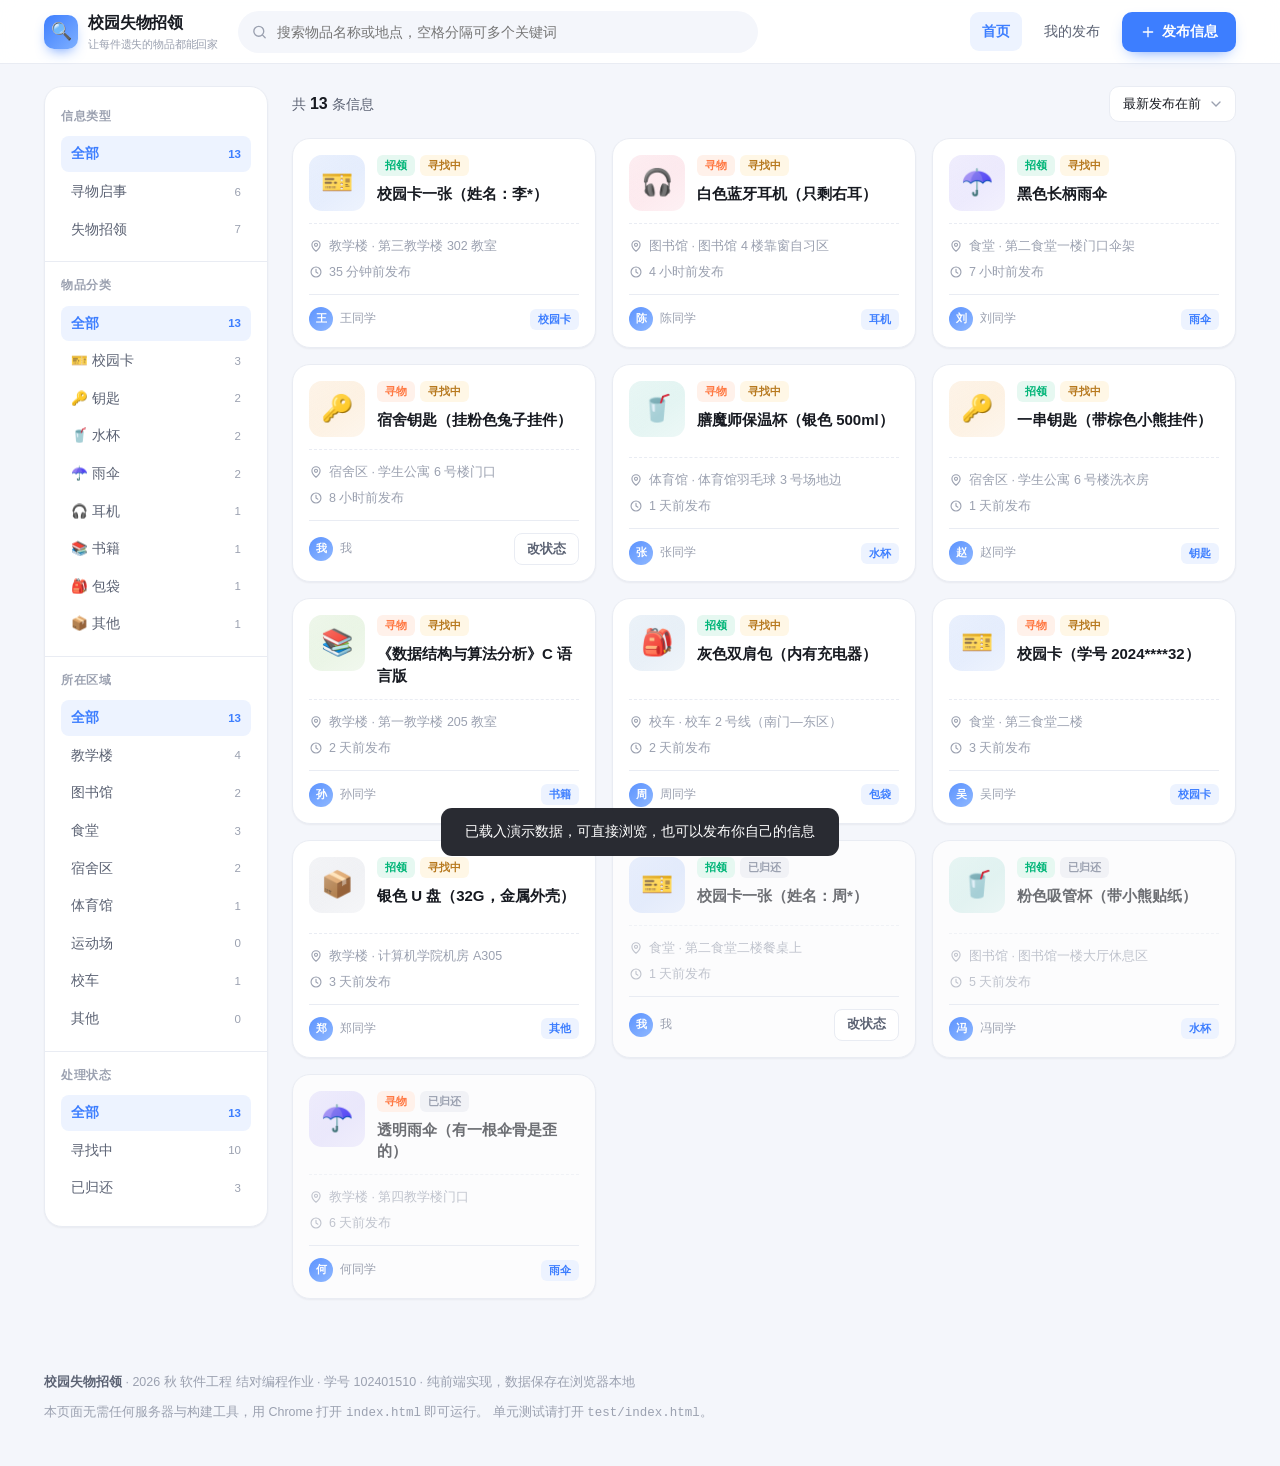
<file: index.html>
<!DOCTYPE html>
<html lang="zh-CN">
<head>
<meta charset="UTF-8">
<meta name="viewport" content="width=device-width, initial-scale=1">
<meta name="author" content="102401510">
<meta name="description" content="校园失物招领 —— 发布寻物/招领信息、集中浏览、关键词搜索、查看详情并联系发布者、维护信息状态。纯前端实现，无需任何构建工具。">
<title>校园失物招领</title>
<link rel="icon" href="data:image/svg+xml,<svg xmlns='http://www.w3.org/2000/svg' viewBox='0 0 100 100'><text y='.9em' font-size='90'>🔍</text></svg>">
<link rel="stylesheet" href="css/style.css">
</head>
<body>

<!-- ══════════ 图标库（内联 sprite，避免额外请求与图标字体依赖） ══════════ -->
<svg width="0" height="0" style="position:absolute" aria-hidden="true">
  <symbol id="i-search" viewBox="0 0 24 24"><circle cx="11" cy="11" r="7"/><path d="M20 20l-3.6-3.6"/></symbol>
  <symbol id="i-close"  viewBox="0 0 24 24"><path d="M6 6l12 12M18 6L6 18"/></symbol>
  <symbol id="i-pin"    viewBox="0 0 24 24"><path d="M12 21s7-5.6 7-11a7 7 0 1 0-14 0c0 5.4 7 11 7 11z"/><circle cx="12" cy="10" r="2.6"/></symbol>
  <symbol id="i-clock"  viewBox="0 0 24 24"><circle cx="12" cy="12" r="8.5"/><path d="M12 7.2V12l3.2 2"/></symbol>
  <symbol id="i-check"  viewBox="0 0 24 24"><path d="M4.5 12.5l5 5 10-11"/></symbol>
  <symbol id="i-chat"   viewBox="0 0 24 24"><path d="M4 6.5h16v10H10l-4.5 3.5v-3.5H4z"/><path d="M9 11.5h.01M12 11.5h.01M15 11.5h.01"/></symbol>
  <symbol id="i-camera" viewBox="0 0 24 24"><path d="M4 8.5h3.2L9 6h6l1.8 2.5H20V19H4z"/><circle cx="12" cy="13" r="3.4"/></symbol>
  <symbol id="i-edit"   viewBox="0 0 24 24"><path d="M4 20h4l10-10-4-4L4 16z"/><path d="M14.5 5.5l4 4"/></symbol>
  <symbol id="i-trash"  viewBox="0 0 24 24"><path d="M4.5 6.5h15M9.5 6.5V4.5h5v2M6.5 6.5L7.5 20h9l1-13.5"/></symbol>
  <symbol id="i-back"   viewBox="0 0 24 24"><path d="M15 5l-7 7 7 7"/></symbol>
  <symbol id="i-refresh" viewBox="0 0 24 24"><path d="M20 11a8 8 0 1 0-2.3 6.3"/><path d="M20 5v6h-6"/></symbol>
  <symbol id="i-plus"   viewBox="0 0 24 24"><path d="M12 5v14M5 12h14"/></symbol>
</svg>

<!-- ══════════ 顶栏 ══════════ -->
<header class="topbar">
  <div class="topbar__inner">
    <a class="brand" href="#/list">
      <span class="brand__mark">🔍</span>
      <span>
        校园失物招领
        <span class="brand__sub" style="display:block">让每件遗失的物品都能回家</span>
      </span>
    </a>

    <div class="topbar__search">
      <svg class="icon"><use href="#i-search"/></svg>
      <input id="searchInput" type="search" autocomplete="off"
             placeholder="搜索物品名称或地点，空格分隔可多个关键词">
      <button class="topbar__clear" id="searchClear" type="button" title="清空" hidden>
        <svg class="icon" style="width:13px;height:13px"><use href="#i-close"/></svg>
      </button>
    </div>

    <nav class="topbar__actions">
      <a class="navlink" href="#/list" data-nav="list">首页</a>
      <a class="navlink" href="#/mine" data-nav="mine">我的发布</a>
      <a class="btn btn--primary" href="#/publish">
        <svg class="icon" style="width:16px;height:16px"><use href="#i-plus"/></svg>发布信息
      </a>
    </nav>
  </div>
</header>

<!-- ══════════ 主体 ══════════ -->
<div class="layout" id="layout">
  <aside class="sidebar" id="sidebar"></aside>
  <main class="content" id="content"></main>
</div>

<footer class="footer">
  <p>
    <b>校园失物招领</b> · 2026 秋 软件工程 结对编程作业 ·
    学号 102401510 · 纯前端实现，数据保存在浏览器本地
  </p>
  <p style="margin-top:6px">
    本页面无需任何服务器与构建工具，用 Chrome 打开 <code>index.html</code> 即可运行。
    单元测试请打开 <code>test/index.html</code>。
  </p>
</footer>

<!-- ══════════ 通用弹层 ══════════ -->
<div class="modal" id="modal" role="dialog" aria-modal="true">
  <div class="modal__panel" id="modalPanel"></div>
</div>

<!-- ══════════ 轻提示 ══════════ -->
<div class="toast" id="toast" role="status"></div>

<script src="js/core.js"></script>
<script src="js/seed.js"></script>
<script src="js/app.js"></script>
</body>
</html>
</file>
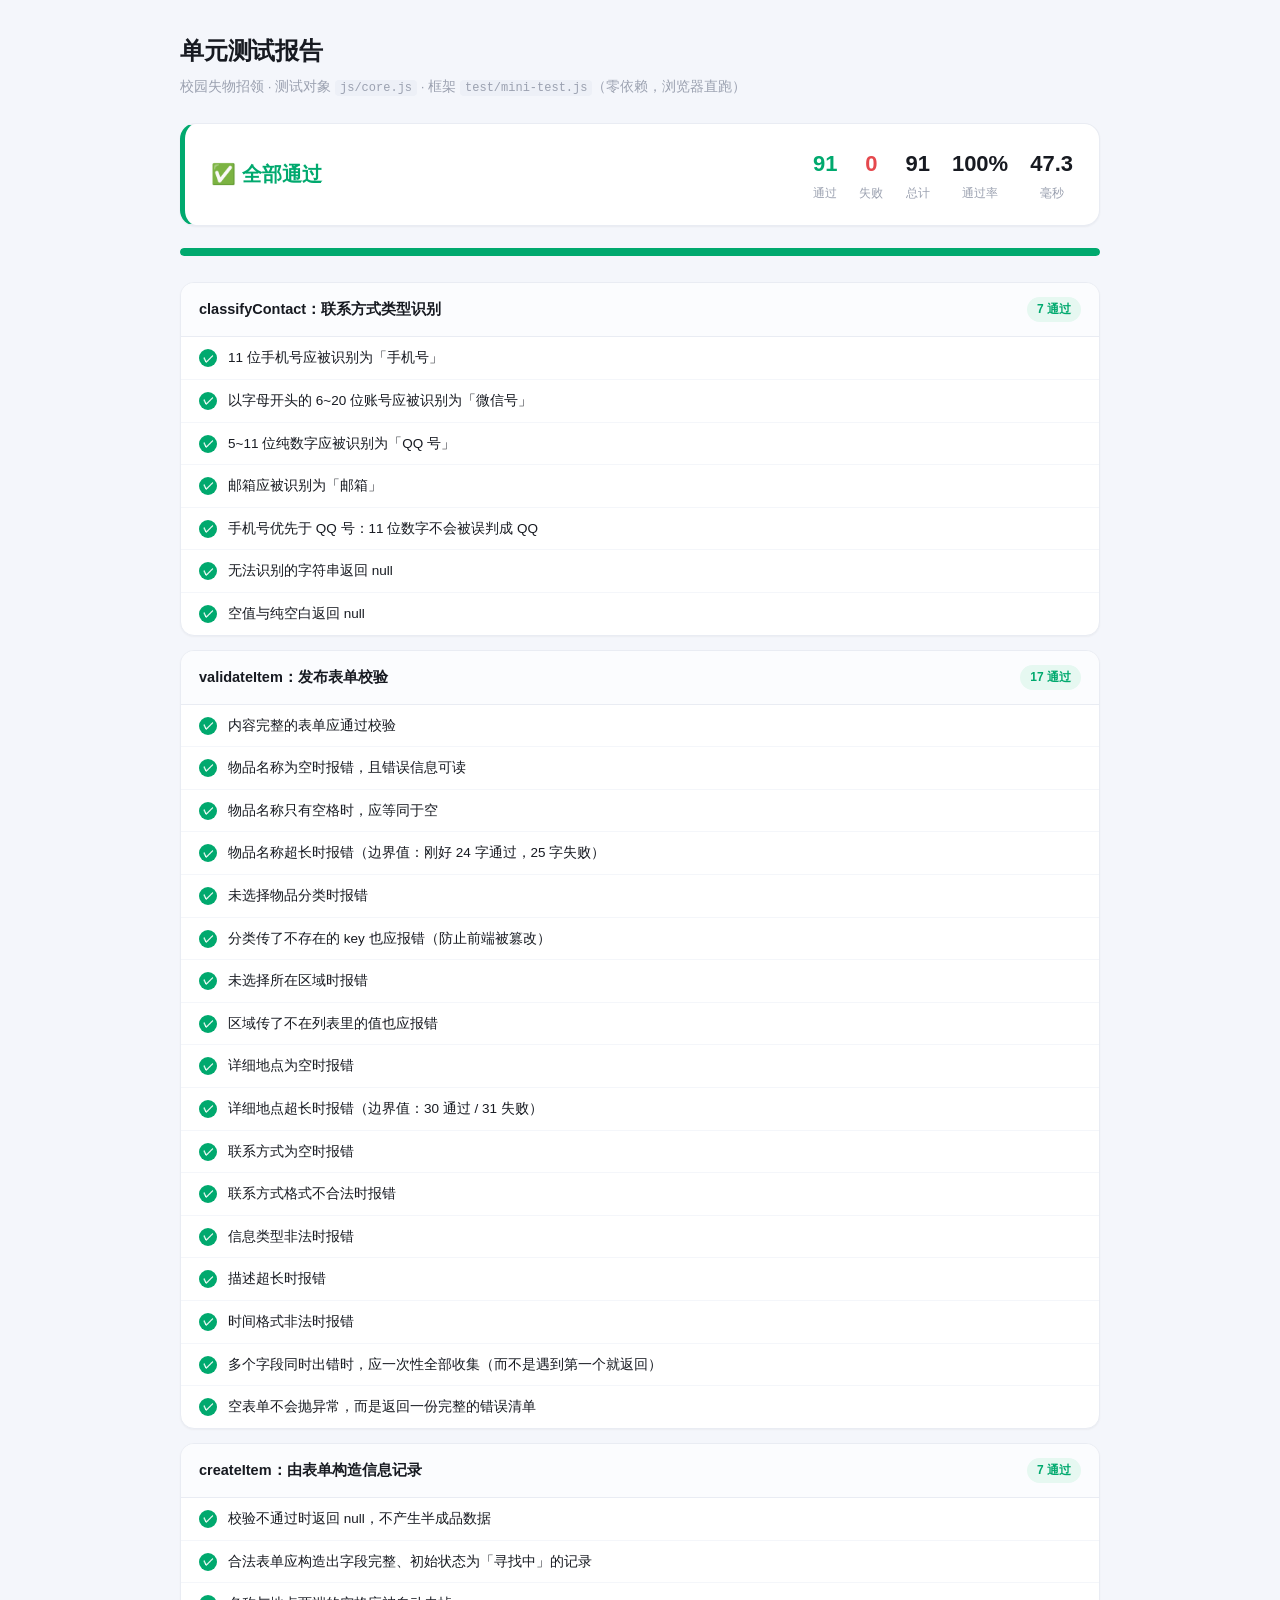
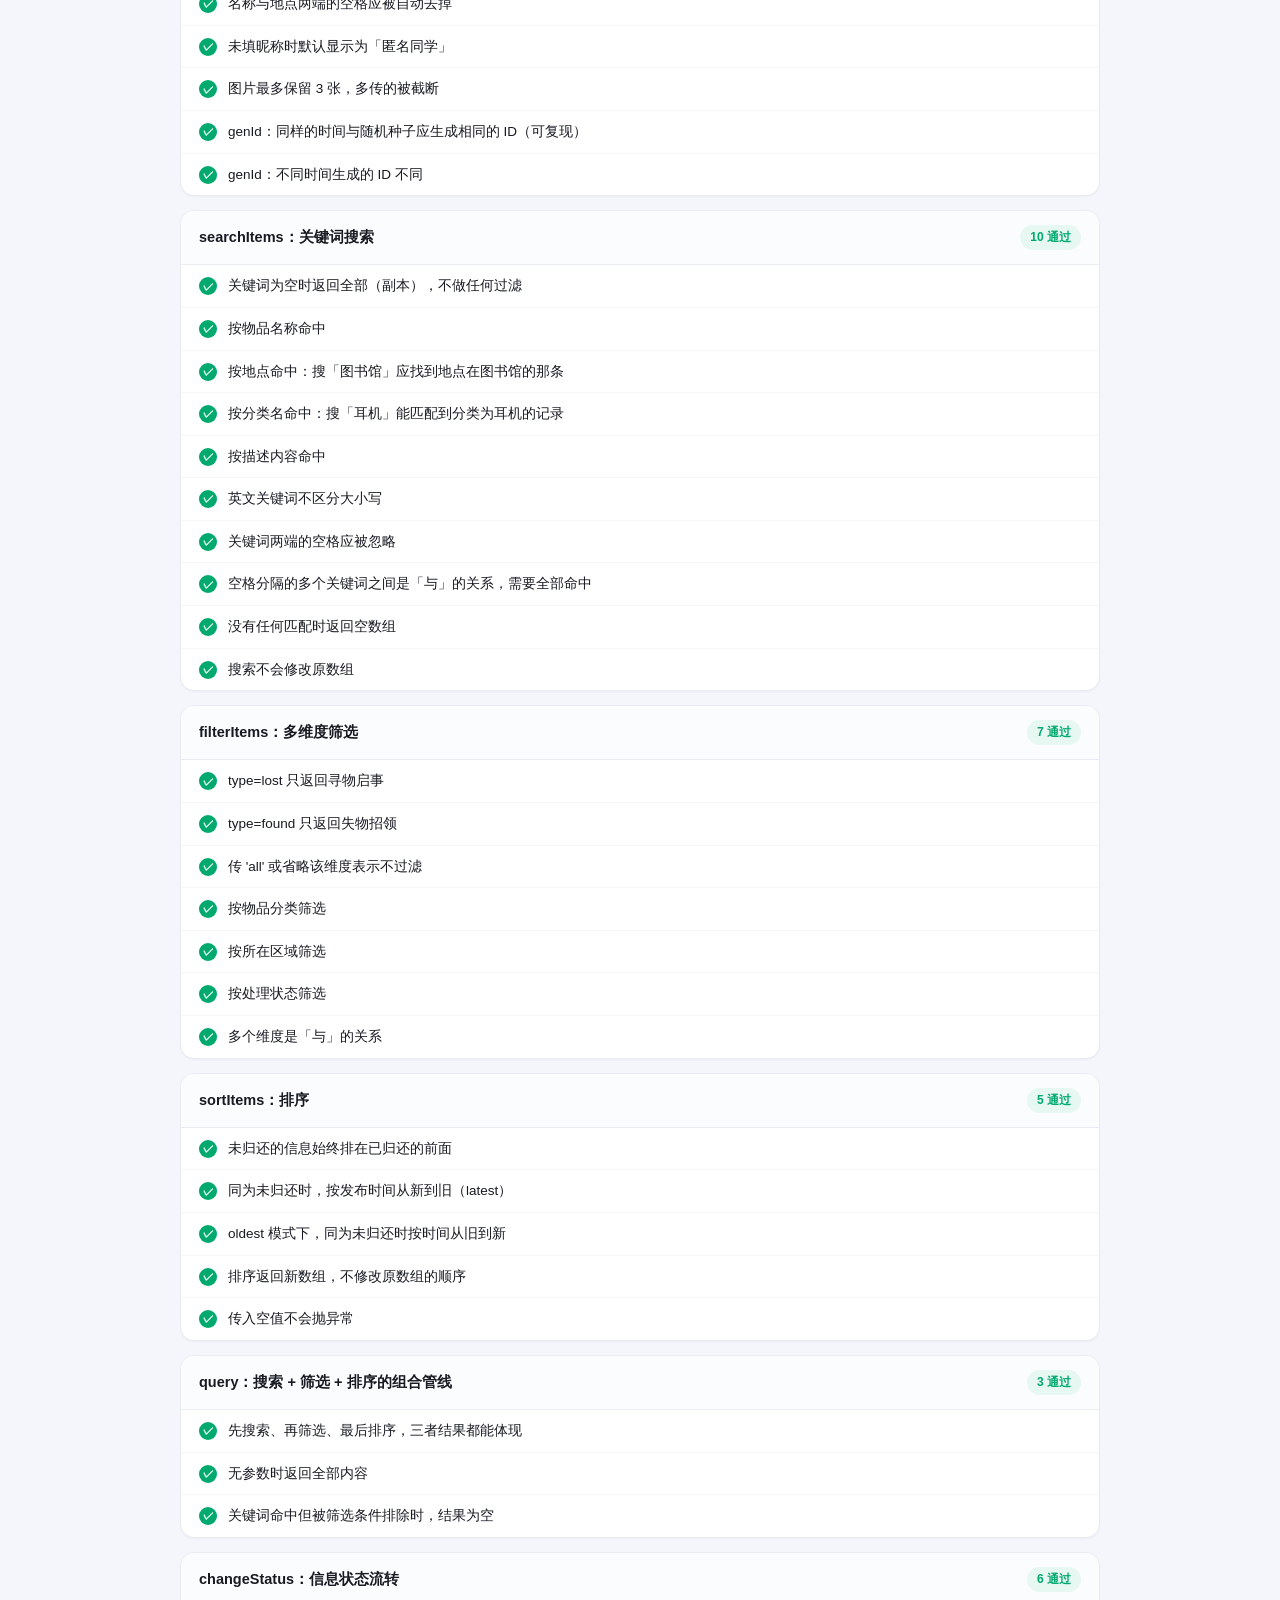
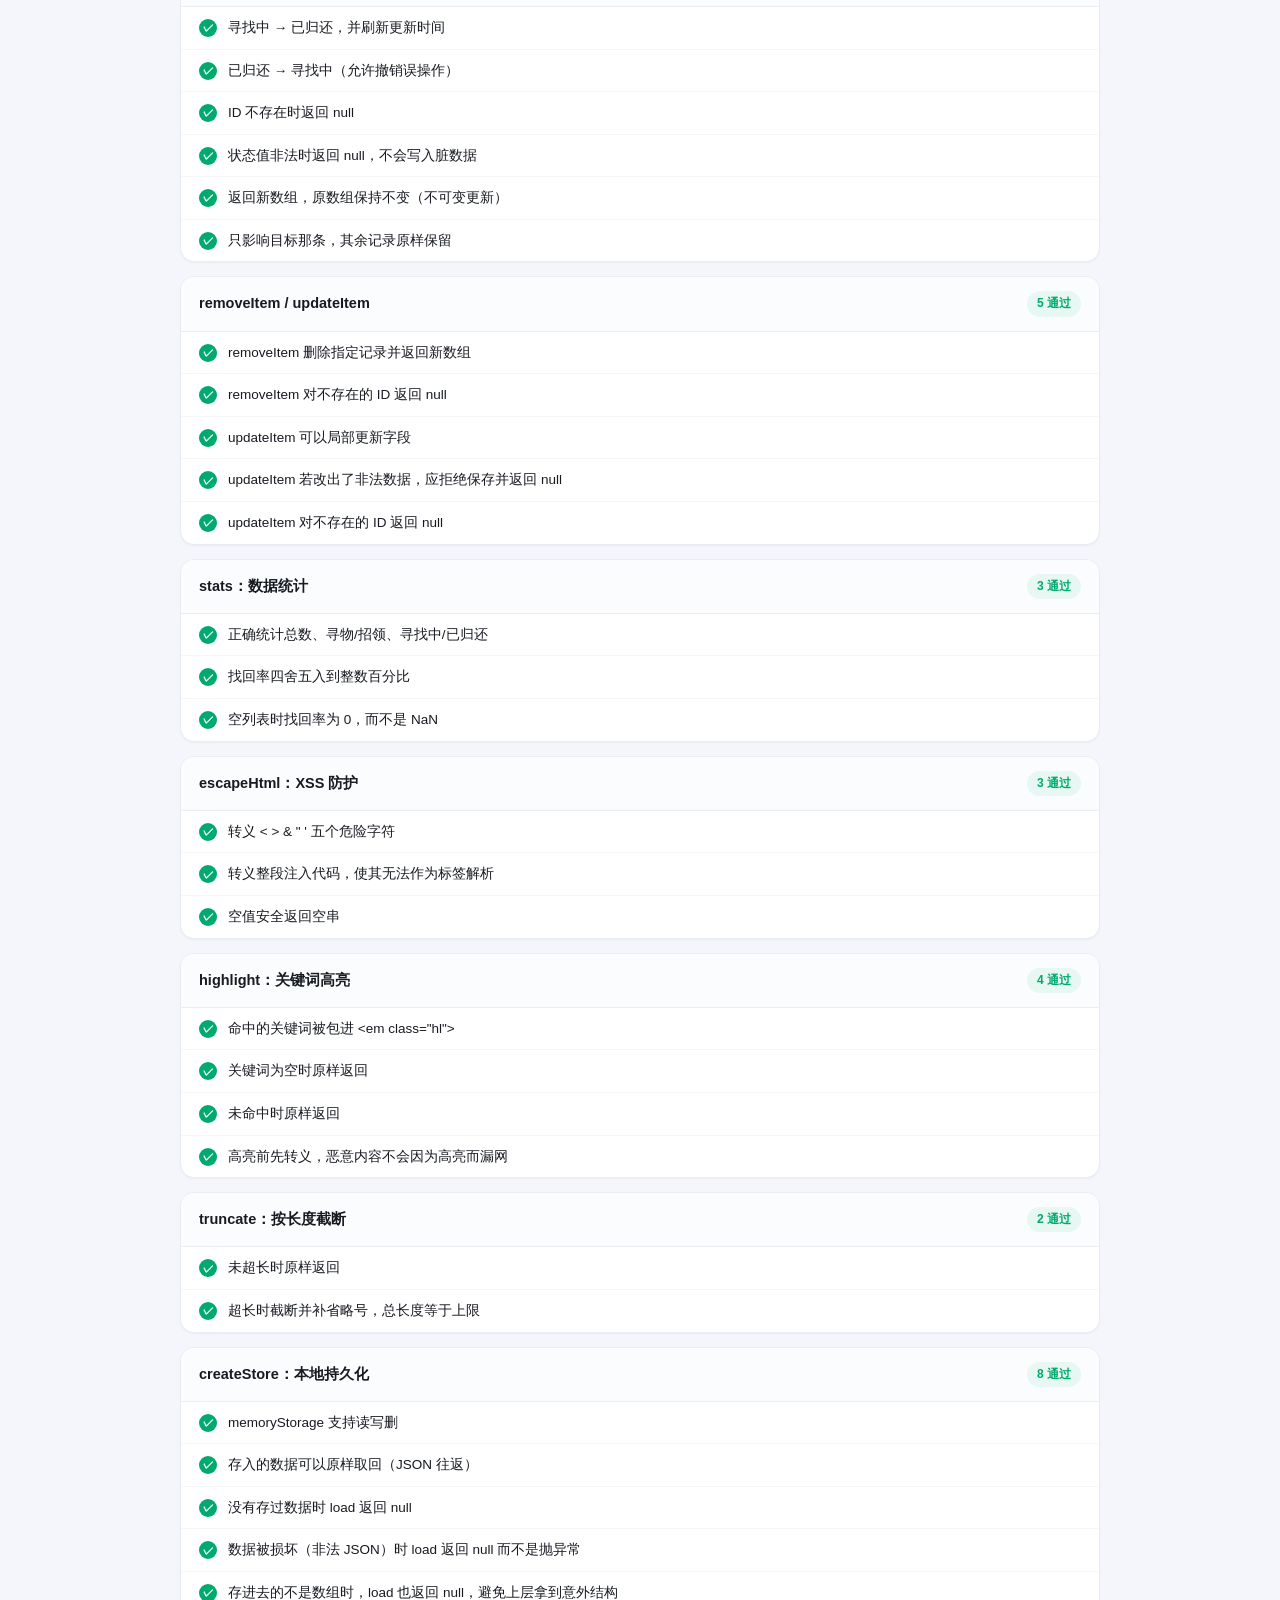
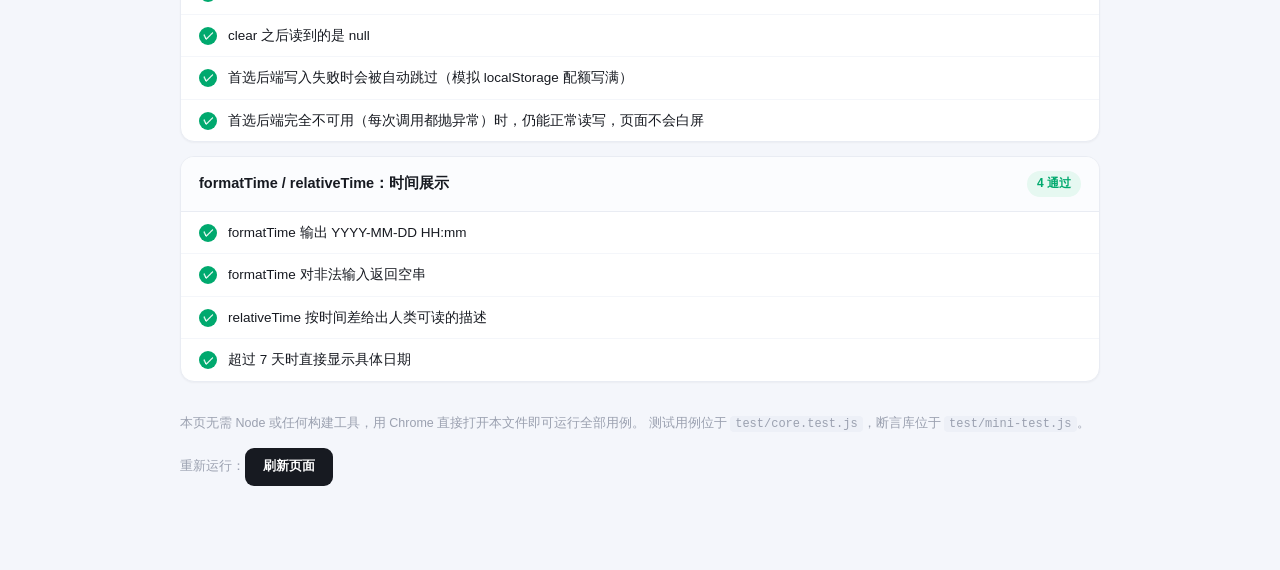
<file: test/index.html>
<!DOCTYPE html>
<html lang="zh-CN">
<head>
<meta charset="UTF-8">
<meta name="viewport" content="width=device-width, initial-scale=1">
<title>单元测试报告 · 校园失物招领</title>
<link rel="icon" href="data:image/svg+xml,<svg xmlns='http://www.w3.org/2000/svg' viewBox='0 0 100 100'><text y='.9em' font-size='90'>🧪</text></svg>">
<style>
  :root{
    --pass:#00A96E; --pass-soft:#E6F8F1;
    --fail:#E5484D; --fail-soft:#FFF0F0;
    --ink:#171A21; --ink-2:#5B6273; --ink-3:#9BA1B0;
    --line:#E9ECF3; --bg:#F4F6FB;
    --font:-apple-system,BlinkMacSystemFont,"PingFang SC","Microsoft YaHei","Segoe UI",sans-serif;
    --mono:"SFMono-Regular",Consolas,Menlo,monospace;
  }
  *{ box-sizing:border-box; }
  body{
    margin:0; padding:32px 24px 72px; background:var(--bg); color:var(--ink);
    font-family:var(--font); font-size:14px; line-height:1.6;
    -webkit-font-smoothing:antialiased;
  }
  .wrap{ max-width:920px; margin:0 auto; }
  h1{ font-size:24px; font-weight:800; letter-spacing:-.01em; margin:0 0 6px; }
  .sub{ color:var(--ink-3); font-size:13.5px; margin:0 0 24px; }

  .summary{
    display:flex; align-items:center; gap:22px; flex-wrap:wrap;
    background:#fff; border:1px solid var(--line); border-radius:16px;
    padding:22px 26px; margin-bottom:22px;
    box-shadow:0 1px 2px rgba(23,26,33,.05);
    border-left:5px solid var(--pass);
  }
  .summary.is-fail{ border-left-color:var(--fail); }
  .summary__verdict{ font-size:20px; font-weight:800; }
  .summary.is-fail .summary__verdict{ color:var(--fail); }
  .summary:not(.is-fail) .summary__verdict{ color:var(--pass); }
  .summary__nums{ display:flex; gap:22px; margin-left:auto; }
  .summary__nums div{ text-align:center; }
  .summary__nums b{ display:block; font-size:22px; font-weight:800; font-variant-numeric:tabular-nums; }
  .summary__nums span{ font-size:11.5px; color:var(--ink-3); }
  .n-pass b{ color:var(--pass); }
  .n-fail b{ color:var(--fail); }

  .bar{ height:8px; background:#E7EAF2; border-radius:99px; overflow:hidden; margin-bottom:26px; }
  .bar > i{ display:block; height:100%; background:var(--pass); border-radius:99px; transition:width .5s; }
  .summary.is-fail ~ .bar > i{ background:var(--fail); }

  .suite{
    background:#fff; border:1px solid var(--line); border-radius:14px;
    margin-bottom:14px; overflow:hidden; box-shadow:0 1px 2px rgba(23,26,33,.04);
  }
  .suite__head{
    display:flex; align-items:center; gap:10px;
    padding:14px 18px; border-bottom:1px solid var(--line);
    font-weight:700; font-size:14.5px; background:#FBFCFE;
  }
  .suite__badge{
    margin-left:auto; font-size:12px; font-weight:700;
    padding:3px 10px; border-radius:99px;
    background:var(--pass-soft); color:var(--pass);
  }
  .suite.has-fail .suite__badge{ background:var(--fail-soft); color:var(--fail); }
  .suite.has-fail .suite__head{ background:#FFFAFA; }

  .test{
    display:flex; align-items:flex-start; gap:11px;
    padding:10px 18px; border-bottom:1px solid #F4F6FA; font-size:13.5px;
  }
  .test:last-child{ border-bottom:0; }
  .test__mark{
    flex:none; width:18px; height:18px; border-radius:50%; margin-top:2px;
    display:grid; place-items:center; font-size:11px; font-weight:800; color:#fff;
  }
  .test.pass .test__mark{ background:var(--pass); }
  .test.fail .test__mark{ background:var(--fail); }
  .test.fail{ background:var(--fail-soft); }
  .test.fail .test__name{ color:var(--fail); font-weight:600; }
  .test__err{
    display:block; margin-top:6px; padding:9px 12px;
    background:#fff; border:1px solid #FBD5D5; border-radius:8px;
    font-family:var(--mono); font-size:12px; line-height:1.65; color:#B4232A;
    white-space:pre-wrap; word-break:break-word;
  }
  .empty{ color:var(--ink-3); }
  footer{ margin-top:30px; font-size:12.5px; color:var(--ink-3); line-height:1.9; }
  code{ font-family:var(--mono); background:#EDF0F7; padding:1px 5px; border-radius:4px; font-size:12px; }
  .btn{
    display:inline-flex; align-items:center; height:38px; padding:0 18px;
    border:0; border-radius:9px; background:var(--ink); color:#fff;
    font:inherit; font-weight:600; cursor:pointer;
  }
  .btn:hover{ opacity:.88; }
</style>
</head>
<body>
<div class="wrap">
  <h1>单元测试报告</h1>
  <p class="sub">
    校园失物招领 · 测试对象 <code>js/core.js</code> ·
    框架 <code>test/mini-test.js</code>（零依赖，浏览器直跑）
  </p>

  <div id="report"></div>

  <footer>
    <p>
      本页无需 Node 或任何构建工具，用 Chrome 直接打开本文件即可运行全部用例。
      测试用例位于 <code>test/core.test.js</code>，断言库位于 <code>test/mini-test.js</code>。
    </p>
    <p style="margin-top:8px">
      重新运行：<button class="btn" onclick="location.reload()">刷新页面</button>
    </p>
  </footer>
</div>

<!-- 被测代码 -->
<script src="../js/core.js"></script>
<!-- 断言库 -->
<script src="mini-test.js"></script>
<!-- 测试用例 -->
<script src="core.test.js"></script>

<script>
(function () {
  'use strict';

  var results = window.MiniTest.run();
  var rate = results.total ? Math.round((results.passed / results.total) * 100) : 0;
  var allPass = results.failed === 0;

  var html = '';

  html += '<div class="summary' + (allPass ? '' : ' is-fail') + '">' +
    '<div class="summary__verdict">' + (allPass ? '✅ 全部通过' : '❌ 有 ' + results.failed + ' 个用例失败') + '</div>' +
    '<div class="summary__nums">' +
      '<div class="n-pass"><b>' + results.passed + '</b><span>通过</span></div>' +
      '<div class="n-fail"><b>' + results.failed + '</b><span>失败</span></div>' +
      '<div><b>' + results.total + '</b><span>总计</span></div>' +
      '<div><b>' + rate + '%</b><span>通过率</span></div>' +
      '<div><b>' + results.duration + '</b><span>毫秒</span></div>' +
    '</div>' +
  '</div>';

  html += '<div class="bar"><i style="width:' + rate + '%"></i></div>';

  results.suites.forEach(function (suite) {
    var failed = suite.tests.filter(function (t) { return !t.passed; }).length;
    html += '<section class="suite' + (failed ? ' has-fail' : '') + '">' +
      '<div class="suite__head">' + escapeHtml(suite.name) +
        '<span class="suite__badge">' + (failed ? failed + ' / ' + suite.tests.length + ' 失败'
                                                  : suite.tests.length + ' 通过') + '</span>' +
      '</div>';
    suite.tests.forEach(function (t) {
      html += '<div class="test ' + (t.passed ? 'pass' : 'fail') + '">' +
        '<span class="test__mark">' + (t.passed ? '✓' : '✕') + '</span>' +
        '<span class="test__name">' + escapeHtml(t.name) +
          (t.error ? '<span class="test__err">' + escapeHtml(t.error) + '</span>' : '') +
        '</span>' +
      '</div>';
    });
    html += '</section>';
  });

  if (!results.suites.length) {
    html += '<p class="empty">没有找到任何测试用例，请检查 core.test.js 是否加载成功。</p>';
  }

  document.getElementById('report').innerHTML = html;

  // 失败时把结论同步到标题，方便一眼看到
  document.title = (allPass ? '✅ ' : '❌ ') + results.passed + '/' + results.total +
    ' 通过 · 单元测试报告';

  function escapeHtml(s) {
    return String(s).replace(/[&<>"]/g, function (c) {
      return { '&': '&amp;', '<': '&lt;', '>': '&gt;', '"': '&quot;' }[c];
    });
  }
})();
</script>
</body>
</html>
</file>
<file: css/style.css>
/* ══════════════════════════════════════════════════════════════
   校园失物招领 · 样式表
   组织顺序：设计变量 → 基础重置 → 通用组件 → 顶栏 → 侧边筛选
             → 列表卡片 → 详情 → 发布 → 我的发布 → 弹层 → 响应式
   ══════════════════════════════════════════════════════════════ */

/* ─────────────── 设计变量 ─────────────── */
:root{
  --brand:#3D7EFF;
  --brand-dark:#2A63D8;
  --brand-soft:#EDF3FF;

  --lost:#FF7A45;
  --lost-soft:#FFF1EA;
  --found:#00B578;
  --found-soft:#E6F8F1;

  --ink:#171A21;
  --ink-2:#5B6273;
  --ink-3:#9BA1B0;
  --ink-4:#C3C8D4;

  --line:#E9ECF3;
  --bg:#F4F6FB;
  --card:#fff;

  --r-sm:8px;
  --r:12px;
  --r-lg:18px;

  --sh-1:0 1px 2px rgba(23,26,33,.05);
  --sh-2:0 2px 6px rgba(23,26,33,.06), 0 12px 28px -14px rgba(23,26,33,.16);
  --sh-3:0 10px 34px -8px rgba(23,26,33,.20);

  --font:-apple-system, BlinkMacSystemFont, "PingFang SC", "Hiragino Sans GB",
         "Microsoft YaHei", "Segoe UI", Roboto, sans-serif;
  --mono:"SFMono-Regular", Consolas, "Liberation Mono", Menlo, monospace;

  --topbar-h:64px;
}

/* ─────────────── 基础重置 ─────────────── */
*,*::before,*::after{ box-sizing:border-box; }
html{ -webkit-text-size-adjust:100%; }
body{
  margin:0;
  font-family:var(--font);
  font-size:14px;
  line-height:1.6;
  color:var(--ink);
  background:var(--bg);
  -webkit-font-smoothing:antialiased;
}
h1,h2,h3,h4,p,figure,ol,ul{ margin:0; }
ol,ul{ padding:0; list-style:none; }
a{ color:var(--brand); text-decoration:none; }
a:hover{ text-decoration:underline; }
img{ max-width:100%; display:block; }
button,input,select,textarea{ font:inherit; color:inherit; }
button{ cursor:pointer; border:0; background:none; padding:0; }
[hidden]{ display:none !important; }

:focus-visible{ outline:2px solid var(--brand); outline-offset:2px; border-radius:4px; }

::-webkit-scrollbar{ width:10px; height:10px; }
::-webkit-scrollbar-thumb{ background:#D6DBE6; border-radius:99px; border:3px solid var(--bg); }
::-webkit-scrollbar-thumb:hover{ background:#BFC6D4; }

/* ─────────────── 通用组件 ─────────────── */
.btn{
  display:inline-flex; align-items:center; justify-content:center; gap:6px;
  height:40px; padding:0 18px; border-radius:10px;
  font-size:14px; font-weight:600; white-space:nowrap;
  transition:background .15s, border-color .15s, color .15s, transform .1s, box-shadow .15s;
}
.btn:active{ transform:translateY(1px); }
.btn--primary{
  background:var(--brand); color:#fff;
  box-shadow:0 6px 16px -8px rgba(61,126,255,.9);
}
.btn--primary:hover{ background:var(--brand-dark); }
.btn--ghost{ background:#fff; border:1px solid var(--line); color:var(--ink-2); }
.btn--ghost:hover{ border-color:var(--brand); color:var(--brand); }
.btn--danger{ background:#FFF1F1; color:#E5484D; }
.btn--danger:hover{ background:#FFE3E3; }
.btn--sm{ height:32px; padding:0 12px; font-size:13px; border-radius:8px; }
.btn--lg{ height:48px; padding:0 28px; font-size:15px; }
.btn--block{ width:100%; }
.btn[disabled]{ opacity:.5; cursor:not-allowed; transform:none; }

.tag{
  display:inline-flex; align-items:center; gap:3px;
  font-size:11px; font-weight:700; line-height:1;
  padding:5px 8px; border-radius:6px; white-space:nowrap;
}
.tag--lost{ background:var(--lost-soft); color:var(--lost); }
.tag--found{ background:var(--found-soft); color:var(--found); }
.tag--open{ background:#FFF7E6; color:#B7791F; }
.tag--done{ background:#F1F2F6; color:var(--ink-3); }
.tag--soft{ background:var(--brand-soft); color:var(--brand); }

.field{ margin-bottom:18px; }
.field > label{
  display:block; font-size:13.5px; font-weight:600; margin-bottom:8px;
}
.field > label .req{ color:#E5484D; margin-left:3px; }
.field > label .opt{
  font-size:11.5px; font-weight:400; color:var(--ink-3); margin-left:6px;
}
.field__err{ font-size:12px; color:#E5484D; margin-top:6px; min-height:0; }

.input{
  width:100%; height:42px; padding:0 13px;
  background:#fff; border:1.5px solid var(--line); border-radius:10px;
  font-size:14px; outline:0;
  transition:border-color .15s, box-shadow .15s;
}
.input::placeholder{ color:var(--ink-4); }
.input:focus{ border-color:var(--brand); box-shadow:0 0 0 3px rgba(61,126,255,.13); }
.input.is-error{ border-color:#E5484D; background:#FFFAFA; }
textarea.input{ height:110px; padding:11px 13px; line-height:1.7; resize:vertical; }
select.input{ appearance:none; cursor:pointer;
  background-image:url("data:image/svg+xml,%3Csvg xmlns='http://www.w3.org/2000/svg' viewBox='0 0 24 24' fill='none' stroke='%239BA1B0' stroke-width='2' stroke-linecap='round'%3E%3Cpath d='M6 9l6 6 6-6'/%3E%3C/svg%3E");
  background-repeat:no-repeat; background-position:right 11px center; background-size:16px;
  padding-right:34px;
}

.chips{ display:flex; flex-wrap:wrap; gap:8px; }
.chip{
  padding:8px 14px; border-radius:99px;
  background:#fff; border:1.5px solid var(--line);
  font-size:13px; color:var(--ink-2);
  transition:.15s;
}
.chip:hover{ border-color:#C9D6F5; color:var(--brand); }
.chip.is-on{
  background:var(--brand-soft); border-color:var(--brand);
  color:var(--brand); font-weight:600;
}

.empty{
  text-align:center; padding:64px 24px; color:var(--ink-3);
}
.empty__art{ font-size:52px; opacity:.5; margin-bottom:14px; }
.empty__title{ font-size:16px; font-weight:600; color:var(--ink-2); margin-bottom:8px; }
.empty__desc{ font-size:13px; line-height:1.8; margin-bottom:20px; }

.hl{ font-style:normal; color:var(--brand); background:#E4EDFF; border-radius:3px; padding:0 1px; }

/* ─────────────── 顶栏 ─────────────── */
.topbar{
  position:sticky; top:0; z-index:60;
  height:var(--topbar-h);
  background:rgba(255,255,255,.92);
  backdrop-filter:blur(14px);
  border-bottom:1px solid var(--line);
}
.topbar__inner{
  max-width:1240px; height:100%; margin:0 auto; padding:0 24px;
  display:flex; align-items:center; gap:20px;
}
.brand{
  display:flex; align-items:center; gap:10px; flex:none;
  font-size:16px; font-weight:800; letter-spacing:-.01em; color:var(--ink);
}
.brand:hover{ text-decoration:none; }
.brand__mark{
  width:34px; height:34px; border-radius:10px;
  background:linear-gradient(135deg,#3D7EFF,#7FB0FF);
  display:grid; place-items:center; font-size:17px;
  box-shadow:0 6px 14px -6px rgba(61,126,255,.9);
}
.brand__sub{ font-size:11px; font-weight:400; color:var(--ink-3); }

.topbar__search{
  flex:1; max-width:520px; position:relative;
}
.topbar__search .icon{
  position:absolute; left:13px; top:50%; transform:translateY(-50%);
  width:17px; height:17px; color:var(--ink-3); pointer-events:none;
}
.topbar__search input{
  width:100%; height:42px; padding:0 40px 0 38px;
  background:var(--bg); border:1.5px solid transparent; border-radius:99px;
  font-size:14px; outline:0; transition:.15s;
}
.topbar__search input:focus{ background:#fff; border-color:var(--brand); box-shadow:0 0 0 3px rgba(61,126,255,.12); }
.topbar__clear{
  position:absolute; right:10px; top:50%; transform:translateY(-50%);
  width:22px; height:22px; border-radius:50%;
  display:grid; place-items:center; color:var(--ink-3); background:#E7EAF2;
}
.topbar__clear:hover{ background:#D8DDE8; }

.topbar__actions{ display:flex; align-items:center; gap:10px; flex:none; margin-left:auto; }
.navlink{
  padding:8px 12px; border-radius:9px; font-size:14px; color:var(--ink-2); font-weight:500;
}
.navlink:hover{ background:var(--bg); color:var(--ink); text-decoration:none; }
.navlink.is-on{ color:var(--brand); background:var(--brand-soft); font-weight:600; }

.icon{ width:18px; height:18px; fill:none; stroke:currentColor;
  stroke-width:1.9; stroke-linecap:round; stroke-linejoin:round; flex:none; }

/* ─────────────── 布局 ─────────────── */
.layout{
  max-width:1240px; margin:0 auto; padding:22px 24px 72px;
  display:flex; align-items:flex-start; gap:24px;
}
.layout--plain{ display:block; max-width:900px; }

/* ─────────────── 侧边筛选 ─────────────── */
.sidebar{
  width:224px; flex:none; position:sticky; top:calc(var(--topbar-h) + 22px);
  background:#fff; border:1px solid var(--line); border-radius:var(--r-lg);
  padding:6px 0; box-shadow:var(--sh-1);
}
.filter-group{ padding:14px 16px; border-bottom:1px solid var(--line); }
.filter-group:last-child{ border-bottom:0; }
.filter-group h3{
  font-size:11.5px; font-weight:700; letter-spacing:.06em;
  color:var(--ink-3); text-transform:uppercase; margin-bottom:11px;
}
.filter-list{ display:flex; flex-direction:column; gap:2px; }
.filter-item{
  display:flex; align-items:center; justify-content:space-between; gap:8px;
  padding:7px 10px; border-radius:8px;
  font-size:13.5px; color:var(--ink-2); text-align:left; width:100%;
  transition:.14s;
}
.filter-item:hover{ background:var(--bg); color:var(--ink); }
.filter-item.is-on{ background:var(--brand-soft); color:var(--brand); font-weight:600; }
.filter-item__n{
  font-size:11.5px; color:var(--ink-3); font-variant-numeric:tabular-nums;
}
.filter-item.is-on .filter-item__n{ color:var(--brand); }
.sidebar__reset{
  width:100%; height:38px; margin-top:4px;
  font-size:13px; color:var(--ink-3); border-radius:9px;
}
.sidebar__reset:hover{ background:var(--bg); color:var(--ink); }

/* ─────────────── 内容区 ─────────────── */
.content{ flex:1; min-width:0; }

.toolbar{
  display:flex; align-items:center; justify-content:space-between;
  gap:16px; margin-bottom:16px; flex-wrap:wrap;
}
.toolbar__count{ font-size:14px; color:var(--ink-2); }
.toolbar__count b{ color:var(--ink); font-size:16px; font-weight:700; }
.toolbar__right{ display:flex; align-items:center; gap:8px; }

.active-filters{ display:flex; flex-wrap:wrap; gap:8px; margin-bottom:16px; }
.active-filters:empty{ display:none; }
.pill{
  display:inline-flex; align-items:center; gap:6px;
  padding:5px 10px; border-radius:99px;
  background:var(--brand-soft); color:var(--brand);
  font-size:12.5px; font-weight:500;
}
.pill button{ display:grid; place-items:center; color:inherit; opacity:.65; }
.pill button:hover{ opacity:1; }
.pill .icon{ width:13px; height:13px; stroke-width:2.4; }

/* ─────────────── 卡片网格 ─────────────── */
.grid{
  display:grid; gap:16px;
  grid-template-columns:repeat(auto-fill, minmax(284px, 1fr));
}
.card{
  position:relative; display:flex; flex-direction:column;
  background:#fff; border:1px solid var(--line); border-radius:var(--r-lg);
  padding:16px; text-align:left; width:100%;
  box-shadow:var(--sh-1);
  transition:transform .16s, box-shadow .16s, border-color .16s;
}
.card:hover{ transform:translateY(-2px); box-shadow:var(--sh-2); border-color:#DCE3F2; }
.card.is-done{ background:#FCFCFD; }
.card.is-done .card__title,
.card.is-done .card__meta{ opacity:.62; }

.card__head{ display:flex; gap:12px; margin-bottom:12px; }
.thumb{
  width:56px; height:56px; border-radius:13px; flex:none;
  display:grid; place-items:center; font-size:26px;
  position:relative; overflow:hidden;
}
.thumb::after{
  content:""; position:absolute; inset:0;
  background:linear-gradient(140deg, rgba(255,255,255,.42), transparent 58%);
}
.thumb--lg{ width:100%; height:180px; border-radius:var(--r-lg); font-size:78px; }

.card__headmain{ flex:1; min-width:0; }
.card__tags{ display:flex; gap:5px; margin-bottom:7px; flex-wrap:wrap; }
.card__title{
  font-size:15px; font-weight:600; line-height:1.45; color:var(--ink);
  display:-webkit-box; -webkit-line-clamp:2; -webkit-box-orient:vertical;
  overflow:hidden;
}
.card__meta{
  display:flex; flex-direction:column; gap:6px;
  font-size:12.5px; color:var(--ink-3); margin-top:auto;
  padding-top:12px; border-top:1px dashed var(--line);
}
.card__meta span{ display:flex; align-items:center; gap:6px; min-width:0; }
.card__meta span > i{
  font-style:normal; overflow:hidden; text-overflow:ellipsis; white-space:nowrap;
}
.card__meta .icon{ width:14px; height:14px; stroke-width:1.9; }

.card__foot{
  display:flex; align-items:center; justify-content:space-between;
  gap:10px; margin-top:12px; padding-top:12px; border-top:1px solid var(--line);
  font-size:12px; color:var(--ink-3);
}
.card__poster{ display:flex; align-items:center; gap:7px; min-width:0; }
.avatar{
  width:24px; height:24px; border-radius:50%; flex:none;
  background:linear-gradient(140deg,#5C93FF,#8FB8FF); color:#fff;
  display:grid; place-items:center; font-size:11px; font-weight:700;
}
.card__mine{ display:flex; gap:6px; }

/* ─────────────── 详情页 ─────────────── */
.detail{ background:#fff; border:1px solid var(--line);
  border-radius:var(--r-lg); overflow:hidden; box-shadow:var(--sh-1); }
.detail__hero{
  height:220px; display:grid; place-items:center; font-size:96px;
  position:relative;
}
.detail__hero::after{
  content:""; position:absolute; inset:0;
  background:linear-gradient(180deg, rgba(255,255,255,.22), transparent 45%, rgba(0,0,0,.05));
}
.detail__badges{
  position:absolute; left:20px; bottom:20px; z-index:2; display:flex; gap:8px;
}
.detail__body{ padding:26px 30px 32px; }
.detail__title{
  font-size:24px; font-weight:800; letter-spacing:-.01em; line-height:1.35;
  margin-bottom:12px;
}
.detail__sub{
  font-size:13.5px; color:var(--ink-3);
  display:flex; align-items:center; gap:7px; flex-wrap:wrap;
}
.detail__sub .icon{ width:15px; height:15px; }

.infobox{
  margin-top:22px; background:var(--bg); border-radius:var(--r);
  padding:4px 18px;
}
.info-row{
  display:flex; align-items:flex-start; gap:14px;
  padding:14px 0; font-size:14px; border-bottom:1px solid #E7EAF2;
}
.info-row:last-child{ border-bottom:0; }
.info-row__k{ color:var(--ink-3); width:76px; flex:none; font-size:13.5px; }
.info-row__v{ flex:1; min-width:0; word-break:break-word; }

.section{ margin-top:26px; }
.section h2{
  font-size:15px; font-weight:700; margin-bottom:12px;
  display:flex; align-items:center; gap:8px;
}
.section h2::before{
  content:""; width:3px; height:15px; border-radius:2px; background:var(--brand);
}
.section p{ font-size:14px; line-height:1.9; color:var(--ink-2); white-space:pre-wrap; }

.poster-card{
  display:flex; align-items:center; gap:13px;
  background:var(--bg); border-radius:var(--r); padding:15px;
}
.poster-card .avatar{ width:44px; height:44px; font-size:17px; }
.poster-card__name{ font-size:14.5px; font-weight:600; }
.poster-card__sub{ font-size:12px; color:var(--ink-3); margin-top:3px; }

.notice{
  margin-top:20px; padding:14px 17px;
  background:#FFFBEB; border:1px solid #FDECC0; border-radius:var(--r);
  font-size:12.5px; line-height:1.8; color:#8A6414;
}
.detail__actions{ display:flex; gap:12px; margin-top:26px; flex-wrap:wrap; }
.detail__actions .btn{ flex:1; min-width:150px; }

/* ─────────────── 发布页 ─────────────── */
.page{
  background:#fff; border:1px solid var(--line);
  border-radius:var(--r-lg); box-shadow:var(--sh-1); overflow:hidden;
}
.page__head{ padding:26px 30px 0; }
.page__title{ font-size:21px; font-weight:800; letter-spacing:-.01em; }
.page__desc{ font-size:13.5px; color:var(--ink-3); margin-top:8px; }
.page__body{ padding:24px 30px 30px; }

.segmented{
  display:flex; gap:4px; padding:4px;
  background:var(--bg); border-radius:99px; margin-bottom:26px;
}
.segmented button{
  flex:1; height:42px; border-radius:99px;
  font-size:14px; color:var(--ink-2); font-weight:500; transition:.18s;
}
.segmented button.is-on{
  background:#fff; color:var(--brand); font-weight:700;
  box-shadow:0 2px 8px -2px rgba(23,26,33,.18);
}

.form-grid{ display:grid; grid-template-columns:1fr 1fr; gap:0 18px; }
.form-grid .field--full{ grid-column:1 / -1; }

.uploader{ display:flex; gap:10px; flex-wrap:wrap; }
.uploader__add{
  width:92px; height:92px; border-radius:12px;
  border:1.5px dashed var(--ink-4); background:var(--bg);
  display:flex; flex-direction:column; align-items:center; justify-content:center; gap:6px;
  font-size:11.5px; color:var(--ink-3); transition:.15s;
}
.uploader__add:hover{ border-color:var(--brand); color:var(--brand); background:var(--brand-soft); }
.uploader__add .icon{ width:22px; height:22px; }
.uploader__shot{
  width:92px; height:92px; border-radius:12px; position:relative;
  overflow:hidden; border:1px solid var(--line);
}
.uploader__shot img{ width:100%; height:100%; object-fit:cover; }
.uploader__shot button{
  position:absolute; right:4px; top:4px;
  width:20px; height:20px; border-radius:50%;
  background:rgba(23,26,33,.7); color:#fff;
  display:grid; place-items:center;
}
.uploader__shot button .icon{ width:11px; height:11px; stroke-width:2.6; }

.counter{ text-align:right; font-size:11.5px; color:var(--ink-4); margin-top:5px; }

/* ─────────────── 我的发布 ─────────────── */
.statbar{
  display:grid; grid-template-columns:repeat(4,1fr); gap:14px; margin-bottom:22px;
}
.stat{
  background:#fff; border:1px solid var(--line); border-radius:var(--r-lg);
  padding:18px 20px; box-shadow:var(--sh-1);
}
.stat b{
  display:block; font-size:26px; font-weight:800; letter-spacing:-.02em;
  color:var(--brand); font-variant-numeric:tabular-nums;
}
.stat span{ font-size:12.5px; color:var(--ink-3); }

/* ─────────────── 弹层 / 提示 ─────────────── */
.modal{
  position:fixed; inset:0; z-index:200;
  display:grid; place-items:center; padding:24px;
  background:rgba(15,18,26,.44);
  opacity:0; visibility:hidden; transition:opacity .2s, visibility .2s;
}
.modal.is-on{ opacity:1; visibility:visible; }
.modal__panel{
  width:100%; max-width:400px; background:#fff; border-radius:18px;
  padding:26px 26px 22px; box-shadow:var(--sh-3);
  transform:scale(.94); transition:transform .22s cubic-bezier(.2,1.2,.4,1);
}
.modal.is-on .modal__panel{ transform:none; }
.modal__panel h3{ font-size:17px; font-weight:700; text-align:center; }
.modal__sub{ font-size:13px; color:var(--ink-3); text-align:center; margin-top:8px; margin-bottom:20px; }
.modal__row{
  display:flex; align-items:center; justify-content:space-between; gap:12px;
  padding:14px 16px; background:var(--bg); border-radius:11px;
  font-size:14px; margin-bottom:10px;
}
.modal__row span{ color:var(--ink-3); flex:none; }
.modal__row b{ font-weight:600; user-select:all; word-break:break-all; text-align:right; }
.modal__actions{ display:flex; gap:10px; margin-top:16px; }
.modal__actions .btn{ flex:1; }
.opt{
  width:100%; height:52px; border-radius:12px; background:var(--bg);
  margin-bottom:10px; padding:0 18px;
  display:flex; align-items:center; justify-content:space-between;
  font-size:14.5px; font-weight:500; transition:.15s;
}
.opt:hover{ background:#EDF0F7; }
.opt.is-on{ background:var(--brand-soft); color:var(--brand); font-weight:600; }
.opt .icon{ opacity:0; }
.opt.is-on .icon{ opacity:1; }

.toast{
  position:fixed; left:50%; bottom:44px; z-index:300;
  transform:translate(-50%, 14px);
  background:rgba(23,26,33,.92); color:#fff;
  padding:13px 24px; border-radius:11px;
  font-size:13.5px; max-width:min(80vw, 420px); text-align:center;
  opacity:0; visibility:hidden;
  transition:opacity .2s, transform .24s, visibility .2s;
  backdrop-filter:blur(10px);
}
.toast.is-on{ opacity:1; visibility:visible; transform:translate(-50%,0); }

/* ─────────────── 页脚 ─────────────── */
.footer{
  max-width:1240px; margin:0 auto; padding:0 24px 40px;
  font-size:12.5px; color:var(--ink-3); line-height:1.9;
}
.footer b{ color:var(--ink-2); }

/* ─────────────── 响应式 ─────────────── */
@media (max-width: 1000px){
  .layout{ flex-direction:column; }
  .sidebar{
    width:100%; position:static;
    display:grid; grid-template-columns:repeat(2, 1fr);
    padding:0;
  }
  .filter-group{ border-bottom:1px solid var(--line); }
}
@media (max-width: 720px){
  .topbar__inner{ padding:0 14px; gap:12px; }
  .brand__sub{ display:none; }
  .topbar__actions .navlink span{ display:none; }
  .layout{ padding:16px 14px 60px; }
  .grid{ grid-template-columns:1fr; }
  .form-grid{ grid-template-columns:1fr; }
  .statbar{ grid-template-columns:repeat(2, 1fr); }
  .detail__body{ padding:20px 18px 26px; }
  .page__head, .page__body{ padding-left:18px; padding-right:18px; }
  .detail__title{ font-size:20px; }
}
</file>
